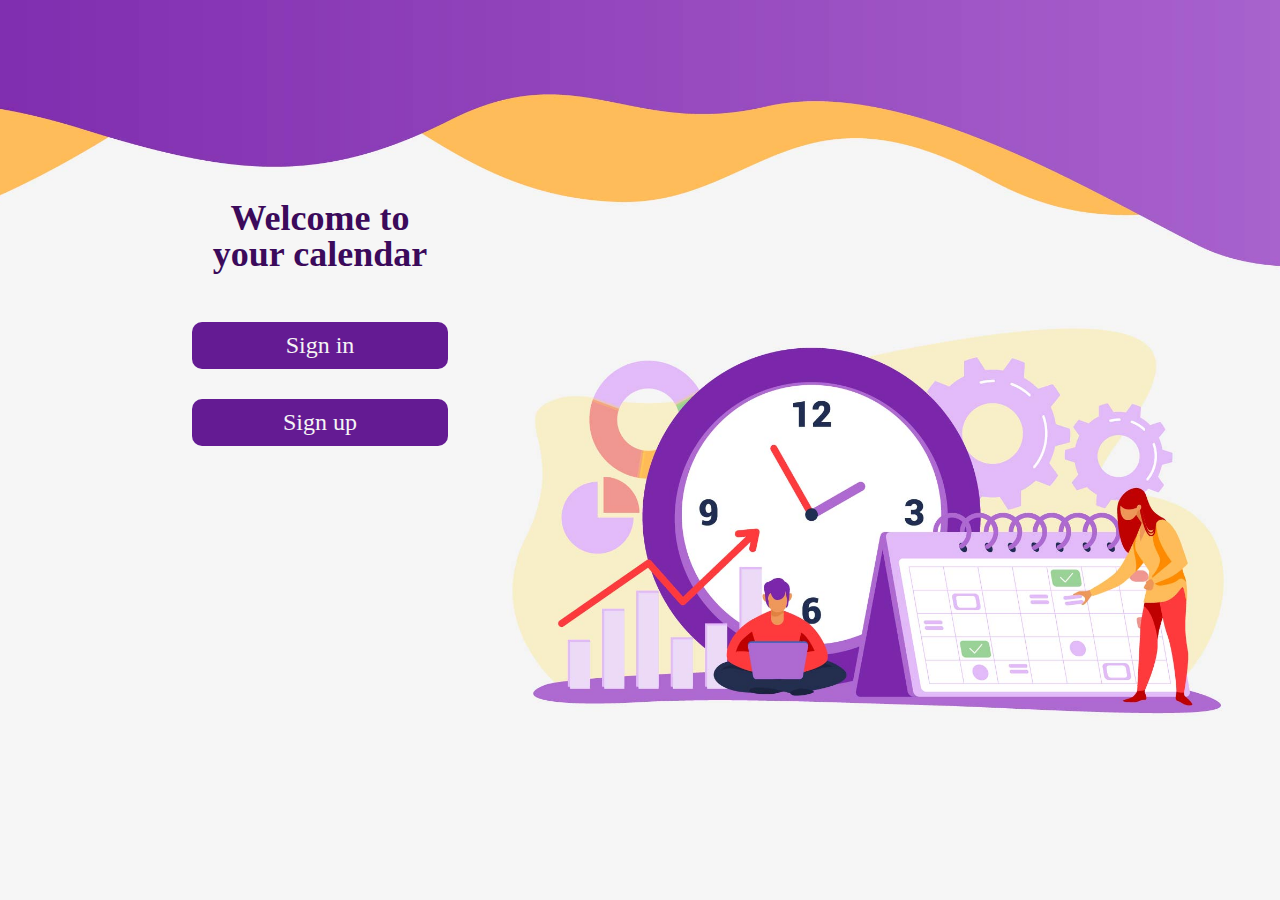
<file: index.html>
<!DOCTYPE html>
<html lang="en">
<head>
    <meta name="viewport" content="width=device-width, initial-scale=1">
    <title>Your calendar</title>
    <link href="https://fonts.googleapis.com/css?family=Baloo+Paaji+2&display=swap" rel="stylesheet">
    <link href="index.css" rel="stylesheet">
</head>
<body>
    <main class="main">
        <h1> Welcome to your calendar</h1>
        <form action="log_in.html">
            <button>Sign in</button>
        </form>
        <form action="register.html">
            <button>Sign up</button>
        </form>
    </main>
    
</body>
</html>
</file>
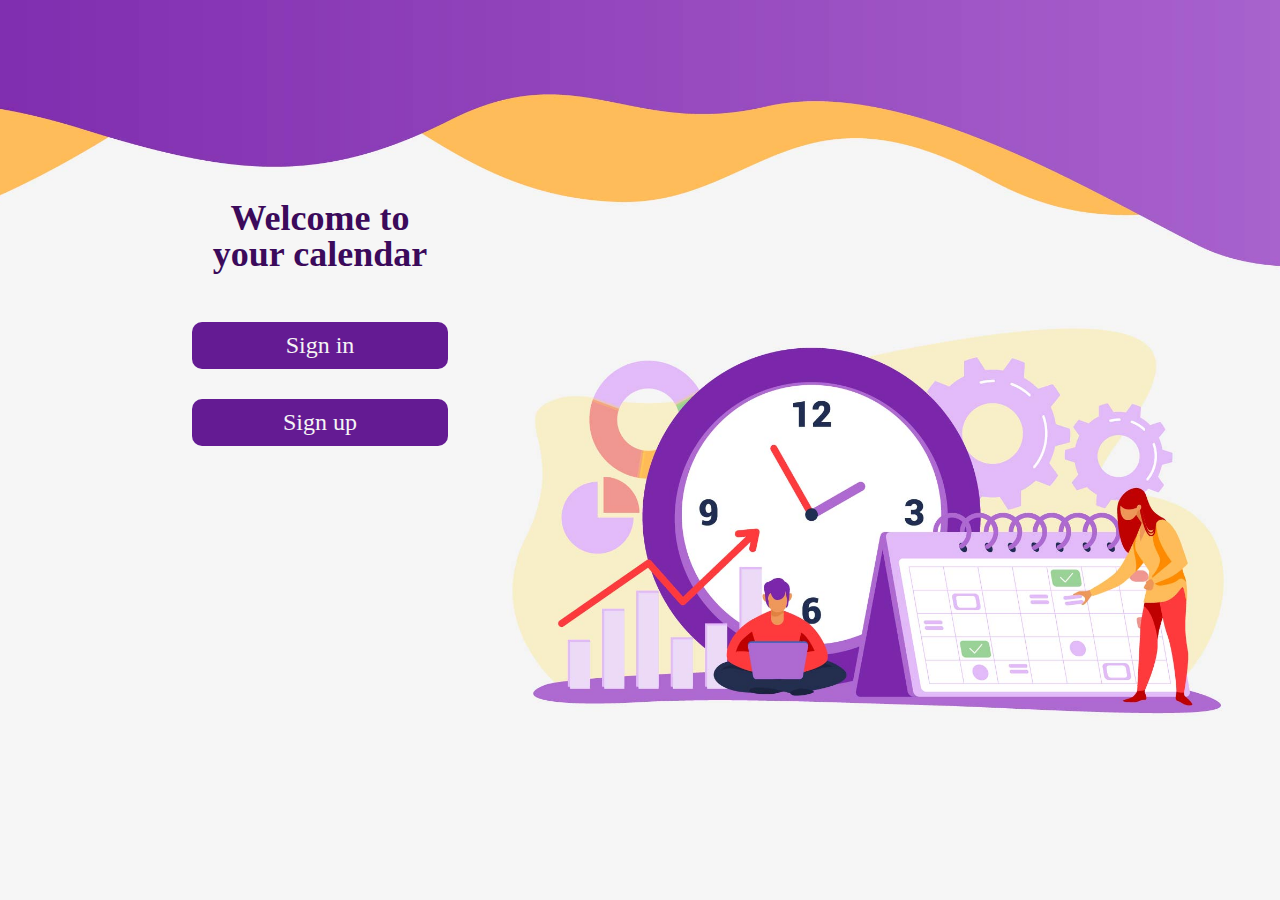
<file: Lab2/UI/index.html>
<!DOCTYPE html>
<html lang="en">
<head>
    <meta name="viewport" content="width=device-width, initial-scale=1">
    <title>Your calendar</title>
    <link href="index.css" rel="stylesheet" type="text/css">
</head>
<body>
    <main class="main">
        <h1> Welcome to your calendar</h1>
        <form action="log_in.html">
            <button>Sign in</button>
        </form>
        <form action="register.html">
            <button>Sign up</button>
        </form>
    </main>
    
</body>
</html>
</file>
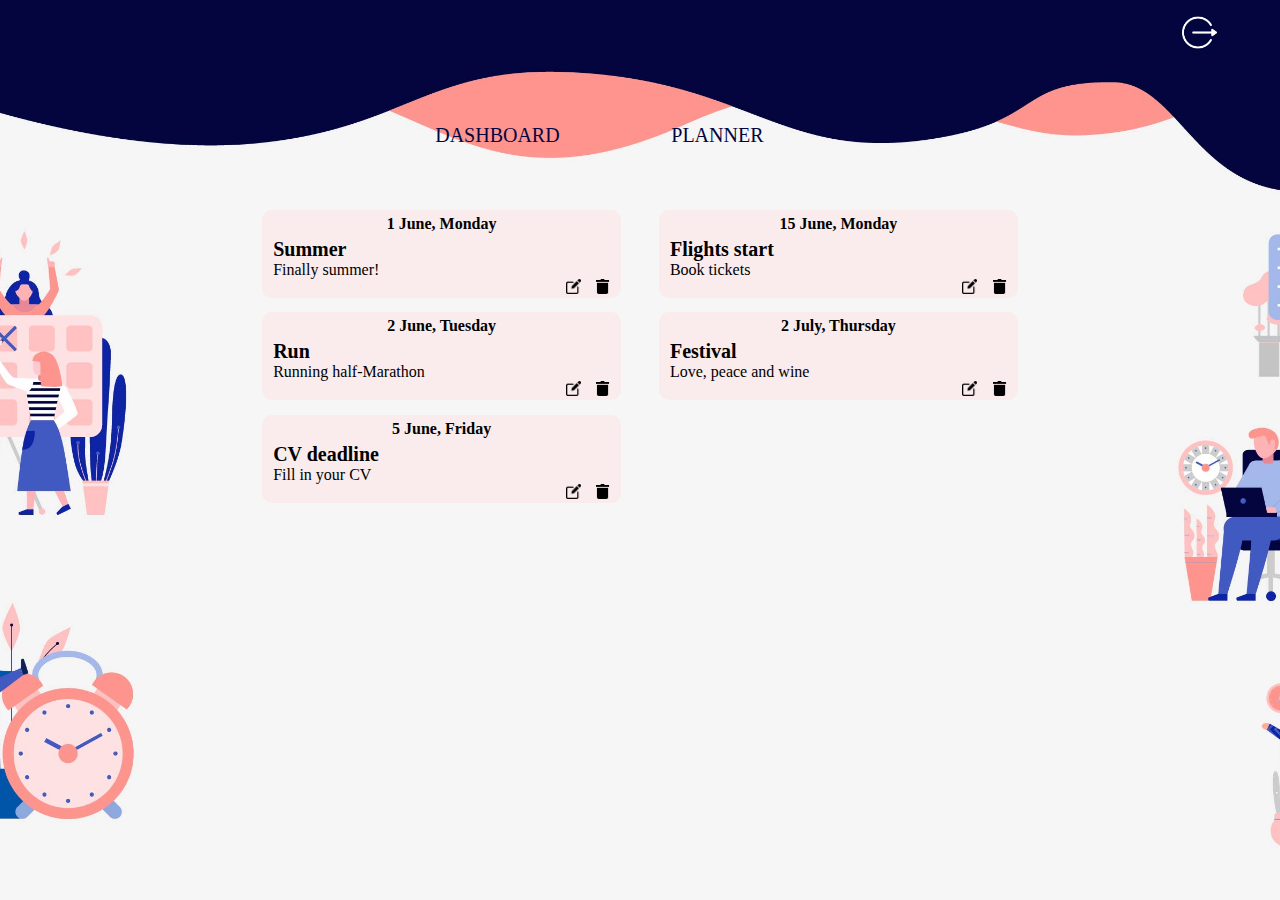
<file: dashboard.html>
<!DOCTYPE html>
<html lang="en">
<head>
    <meta name="viewport" content="width=device-width, initial-scale=1">
    <title>Your calendar</title>
    <link href="dashboard.css" rel="stylesheet">
</head>
<body>
    <header>
        <button class="out" id="rect">
            <a href="index.html"><img src="img/logout.png" alt="out"></a>
        </button>
        <div class="nav">
            <button id="dash">DASHBOARD</button>
            <form action="planning.html">
                <button id="plan">PLANNER</button>
            </form>
        </div>

    </header>
    <main>
        <div class = "main_blocks">
            <div class="your_events">
                <div class="event">
                    <h4 class="date">1 June, Monday</h4>
                    <h4 class="title">Summer</h4>
                    <p>Finally summer!</p>
                    <div class="e_d">
                        <img  src="img/edit.png" alt="edit">
                        <img  src="img/delete.png" alt="delete">
                    </div>
                </div>
                <div class="event">
                    <h4 class="date">2 June, Tuesday</h4>
                    <h4 class="title">Run</h4>
                    <p>Running half-Marathon</p>
                    <div class="e_d">
                        <img  src="img/edit.png" alt="edit">
                        <img  src="img/delete.png" alt="delete">
                    </div>
                </div>
                <div class="event">
                    <h4 class="date">5 June, Friday</h4>
                    <h4 class="title">CV deadline</h4>
                    <p>Fill in your CV</p>
                    <div class="e_d">
                        <img  src="img/edit.png" alt="edit">
                        <img  src="img/delete.png" alt="delete">
                    </div>
                </div>
            </div>
            <div class="attached_events">
                <div class="event">
                    <h4 class="date">15 June, Monday</h4>
                    <h4 class="title">Flights start</h4>
                    <p>Book tickets</p>
                    <div class="e_d">
                        <img  src="img/edit.png" alt="edit">
                        <img  src="img/delete.png" alt="delete">
                    </div>
                </div>
                <div class="event">
                    <h4 class="date">2 July, Thursday</h4>
                    <h4 class="title">Festival</h4>
                    <p>Love, peace and wine</p>
                    <div class="e_d">
                        <img  src="img/edit.png" alt="edit">
                        <img  src="img/delete.png" alt="delete">
                    </div>
                </div>
            </div>
        </div>
    </main>
</body>
</html>
</file>
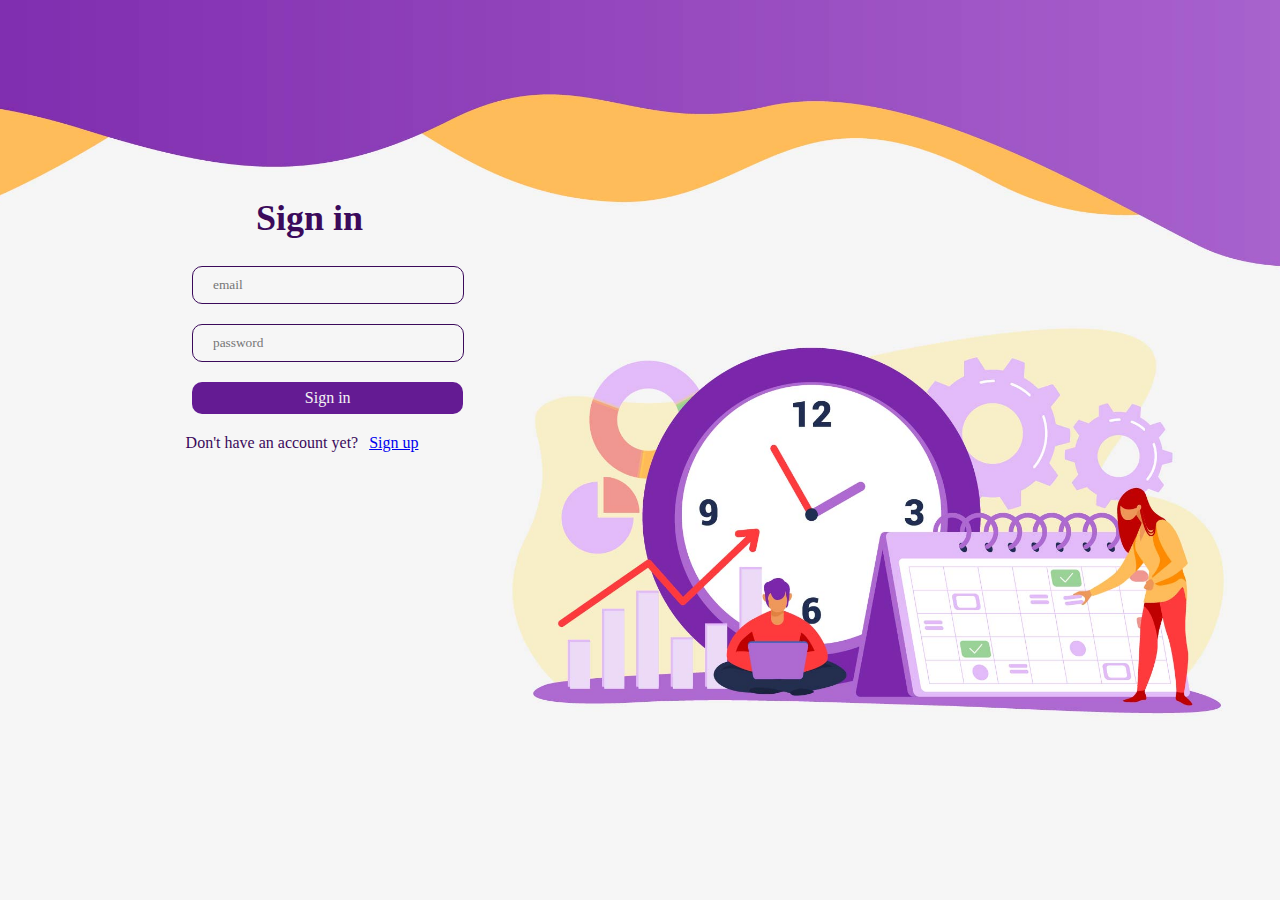
<file: log_in.html>
<!DOCTYPE html>
<html lang="en">
<head>
    <meta name="viewport" content="width=device-width, initial-scale=1">
    <title>Your calendar</title>
    <link href="log_in.css" rel="stylesheet">
</head>
<body>
    <main class="log_in">
        <h2>Sign in</h2>
        <form action="dashboard.html">
            <div class= "form" >
                <input type="email" class="form_control" placeholder="email" required>
            </div>
            <div class="form">
                <input type="password" class="form_control"placeholder="password" required>
            </div>
            <button type="submit">Sign in</button>
        </form>
        <div class="sign_up">
            <p>Don't have an account yet?</p> <a href="register.html">Sign up</a>
        </div>
    </main>
</body>
</html>
</file>
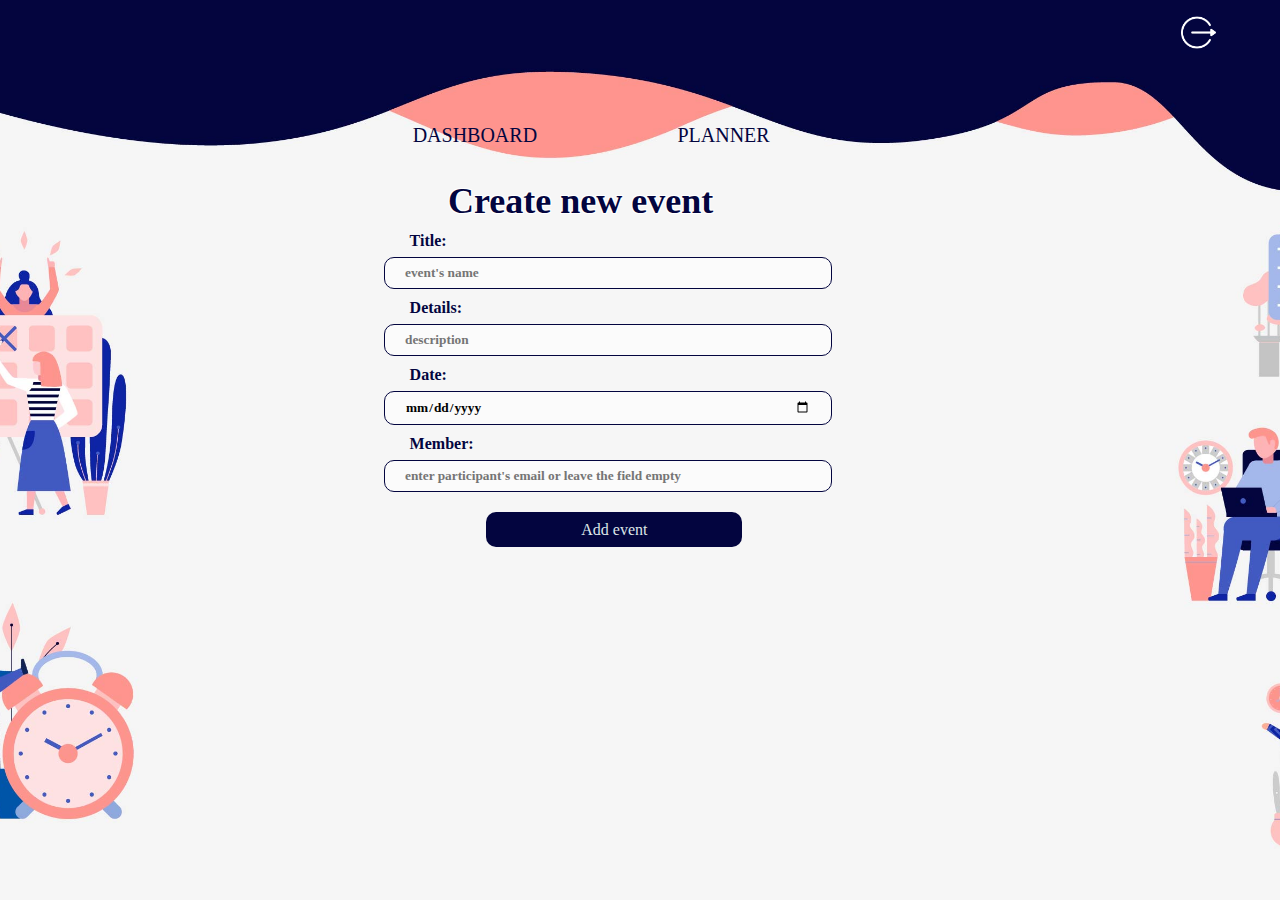
<file: planning.html>
<!DOCTYPE html>
<html lang="en">
<head>
    <meta name="viewport" content="width=device-width, initial-scale=1">
    <title>Your calendar</title>
    <link href="planning.css" rel="stylesheet">
</head>
<body>
    <header>
        <div class="nav">
            <form action="dashboard.html">
                <button id="dash">DASHBOARD</button>
            </form>
            <button id="plan">PLANNER</button>
        </div>
        <div class="out">
            <a href="index.html"><img src="img/logout.png" alt="out"></a>
        </div>
    </header>
    <main>
        <h1>Create new event</h1>
        <form action="dashboard.html">
            <h4>Title:</h4>
            <div class= "form" >
                <input type="text" class="form_control" placeholder="event's name" required>
            </div>
            <h4>Details:</h4>
            <div class= "form" >
                <input type="text" class="form_control" placeholder="description" required>
            </div>
            <h4>Date:</h4>
            <div class= "form" >
                <input type="date" class="form_control" placeholder="choose a date" required>
            </div>
            <h4>Member:</h4>
            <div class="form">
                <input type="text" class="form_control"placeholder="enter participant's email or leave the field empty">
            </div>
            <button type="submit">Add event</button>
        </form>

    </main>
</body>
</html>
</file>
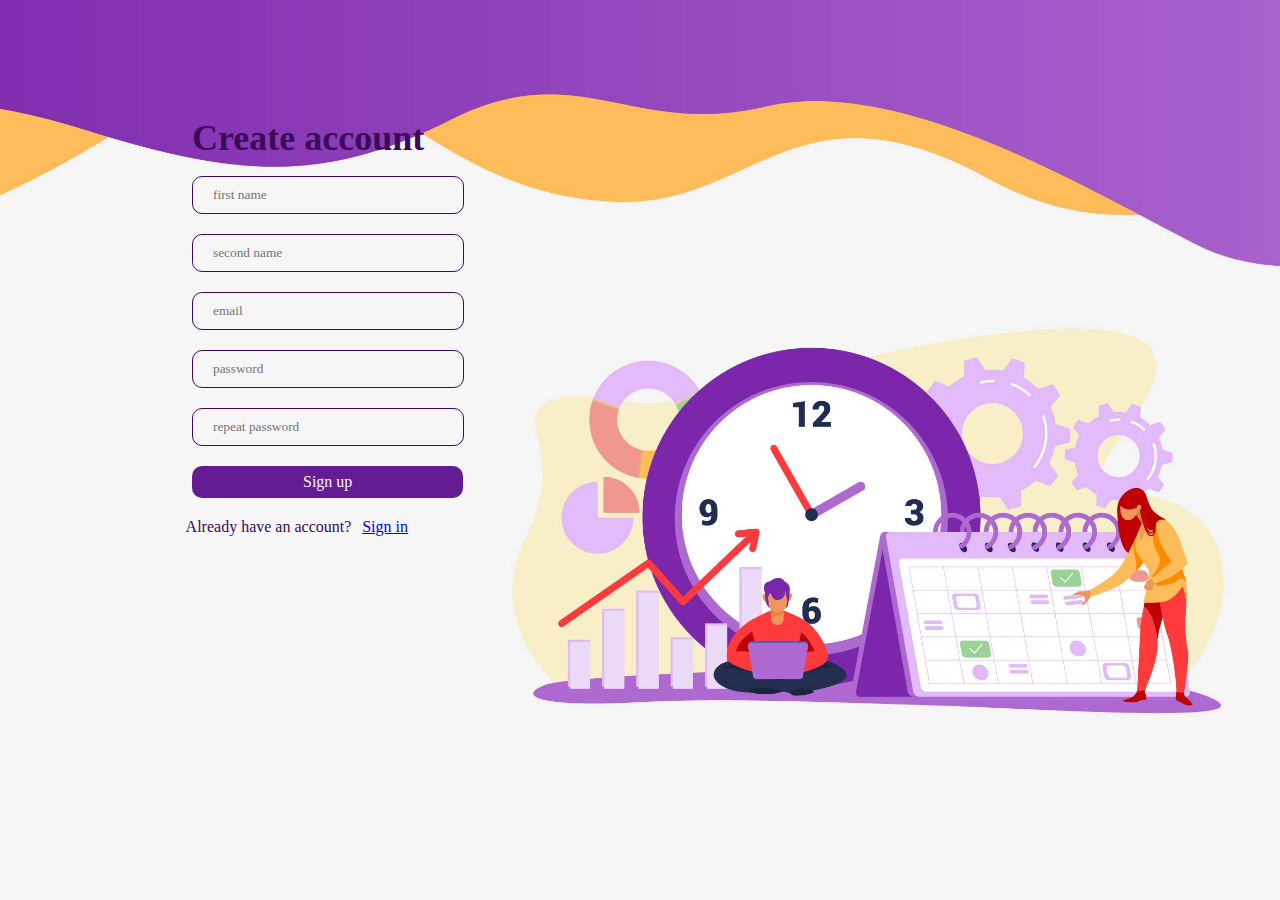
<file: register.html>
<!DOCTYPE html>
<html lang="en">
<head>
    <meta name="viewport" content="width=device-width, initial-scale=1">
    <title>Your calendar</title>
    <link href="https://fonts.googleapis.com/css?family=Baloo+Paaji+2&display=swap" rel="stylesheet">
    <link href="register.css" rel="stylesheet"></title>
</head>
<body>
    <main class="register">
        <h2>Create account</h2>
        <form action="planning.html">
            <div class= "form" >
                <input type="text" class="form_control" placeholder="first name" required>
            </div>
            <div class= "form" >
                <input type="text" class="form_control" placeholder="second name" required>
            </div>
            <div class= "form" >
                <input type="email" class="form_control" placeholder="email" required>
            </div>
            <div class="form">
                <input type="password" class="form_control"placeholder="password" required>
            </div>
            <div class="form">
                <input type="password" class="form_control"placeholder="repeat password" required>
            </div>
            <button type="submit">Sign up</button>
        </form>

        <div class="sign_in">
            <p>Already have an account?</p> <a href="log_in.html">Sign in</a>
        </div>
    </main>
</body>
</html>
</file>
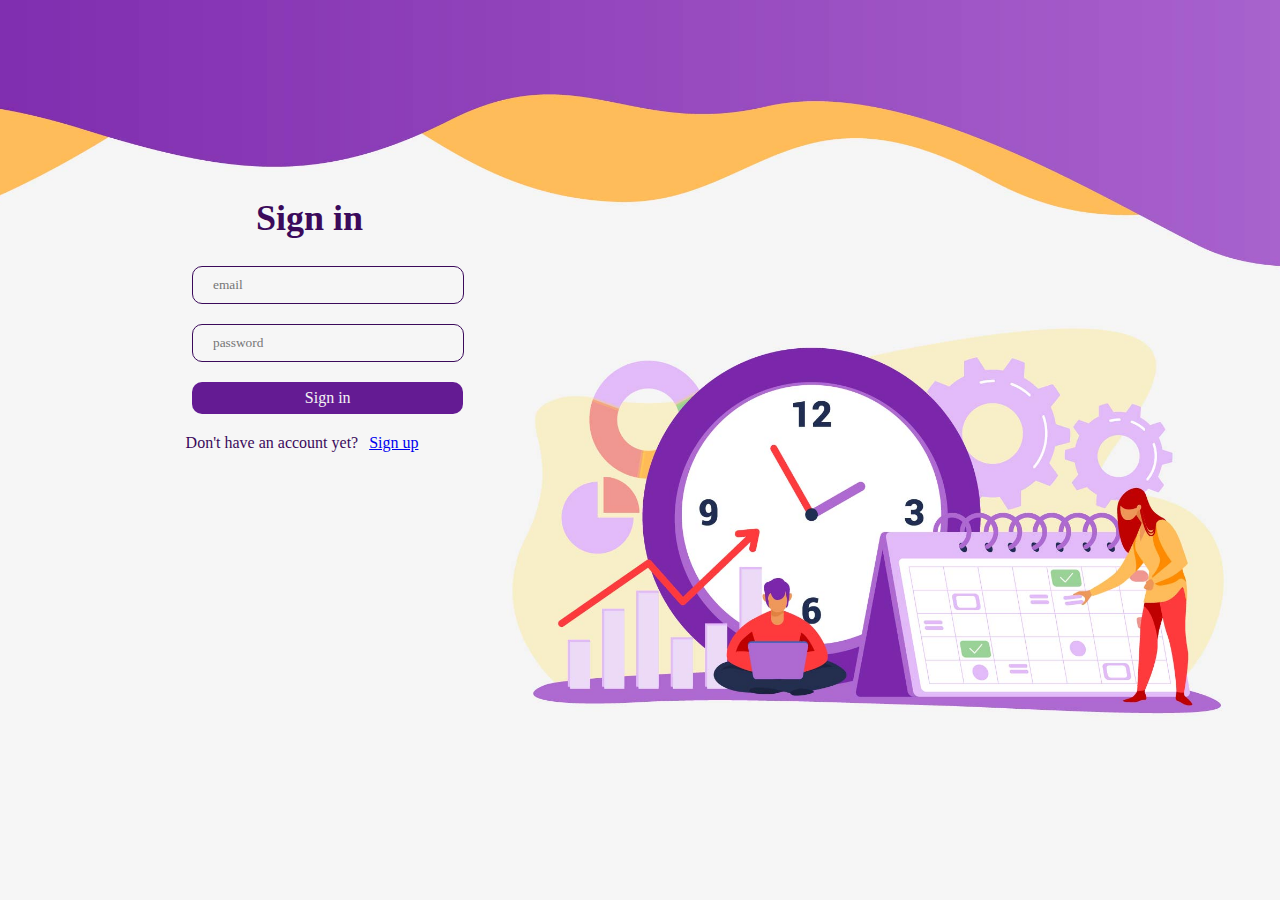
<file: Lab2/UI/log_in.html>
<!DOCTYPE html>
<html lang="en">
<head>
    <meta name="viewport" content="width=device-width, initial-scale=1">
    <title>Your calendar</title>
    <link href="log_in.css" rel="stylesheet">
</head>
<body>
    <main class="log_in">
        <h2>Sign in</h2>
        <form action="dashboard.html">
            <div class= "form" >
                <input type="email" class="form_control" placeholder="email" required>
            </div>
            <div class="form">
                <input type="password" class="form_control"placeholder="password" required>
            </div>
            <button type="submit">Sign in</button>
        </form>
        <div class="sign_up">
            <p>Don't have an account yet?</p> <a href="register.html">Sign up</a>
        </div>
    </main>
</body>
</html>
</file>
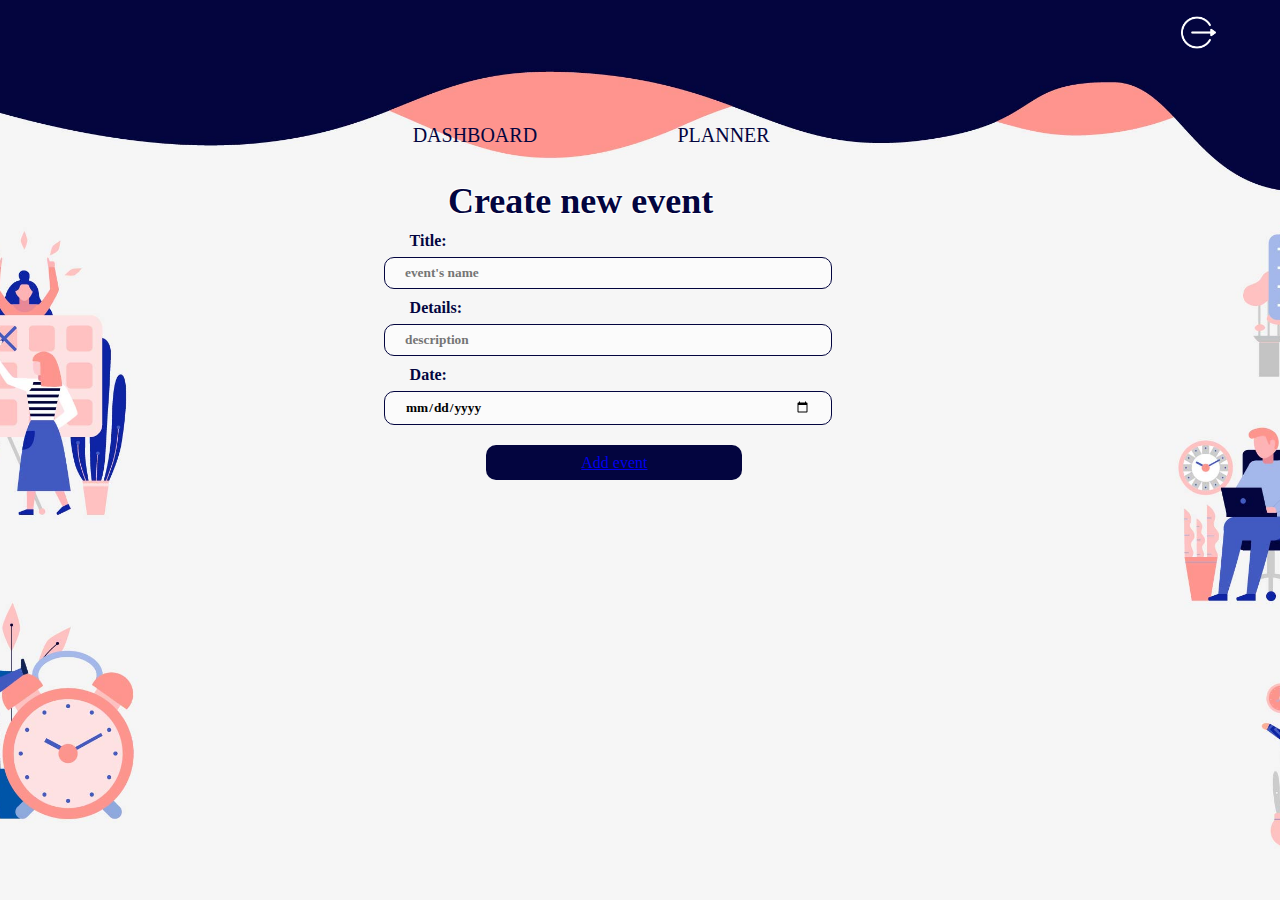
<file: Lab2/UI/planning.html>
<!DOCTYPE html>
<html lang="en">
<head>
    <meta name="viewport" content="width=device-width, initial-scale=1">
    <script src="https://ajax.aspnetcdn.com/ajax/jQuery/jquery-3.3.1.min.js"></script>
    <script
        src="http://code.jquery.com/jquery-3.3.1.min.js"
        integrity="sha256-FgpCb/KJQlLNfOu91ta32o/NMZxltwRo8QtmkMRdAu8="
        crossorigin="anonymous"></script>
    <title>Your calendar</title>
    <link href="planning.css" rel="stylesheet">
    <script>
        let url = 'http://127.0.0.1:8000/events/';
        let submit = document.getElementById('submit');
        let box = document.getElementById("organizer");
        let input = document.getElementById("ajax");

        function addEvent(){

        var xhr = new XMLHttpRequest();
        xhr.open('POST', url);
        xhr.setRequestHeader('Content-Type', 'application/json');
        xhr.onload = function() {
            if (xhr.status === 200 && xhr.readyState === 4) {
                    console.log(data);
                    console.log("success");
            }
            else {
                    console.log("error");
            }
        };
        xhr.send(JSON.stringify({
            "name": $("#title").val(),
            "description": $("#description").val(),
            "date": $("#date").val()
        }));
        console.log('Event added')
        alert("Successful!")
        }
    </script>
</head>
<body>
    <header>
        <div class="nav">
            <form action="dashboard.html">
                <button id="dash">DASHBOARD</button>
            </form>
            <button id="plan">PLANNER</button>
        </div>
        <div class="out">
            <a href="index.html"><img src="img/logout.png" alt="out"></a>
        </div>
    </header>
    <main>
        <div id="add-event1">
        <div id="formContent">
        <h1>Create new event</h1>
        <form id="event_form" method="post">
            <h4>Title:</h4>
            <div class= "form" >
                <input type="text" class="form_control" id="title" placeholder="event's name" required>
            </div>
            <h4>Details:</h4>
            <div class= "form" >
                <input type="text" class="form_control" id="description" placeholder="description" required>
            </div>
            <h4>Date:</h4>
            <div class= "form" >
                <input type="date" class="form_control" id="date" placeholder="choose a date" required>
            </div>
            <button type="submit" name="Submit" onclick="addEvent()" value="Create Event" ><a href="http://127.0.0.1:5500/dashboard.html?">Add event</a></button>
        </form>
        </div></div>
    </main>
</body>
</html>
</file>
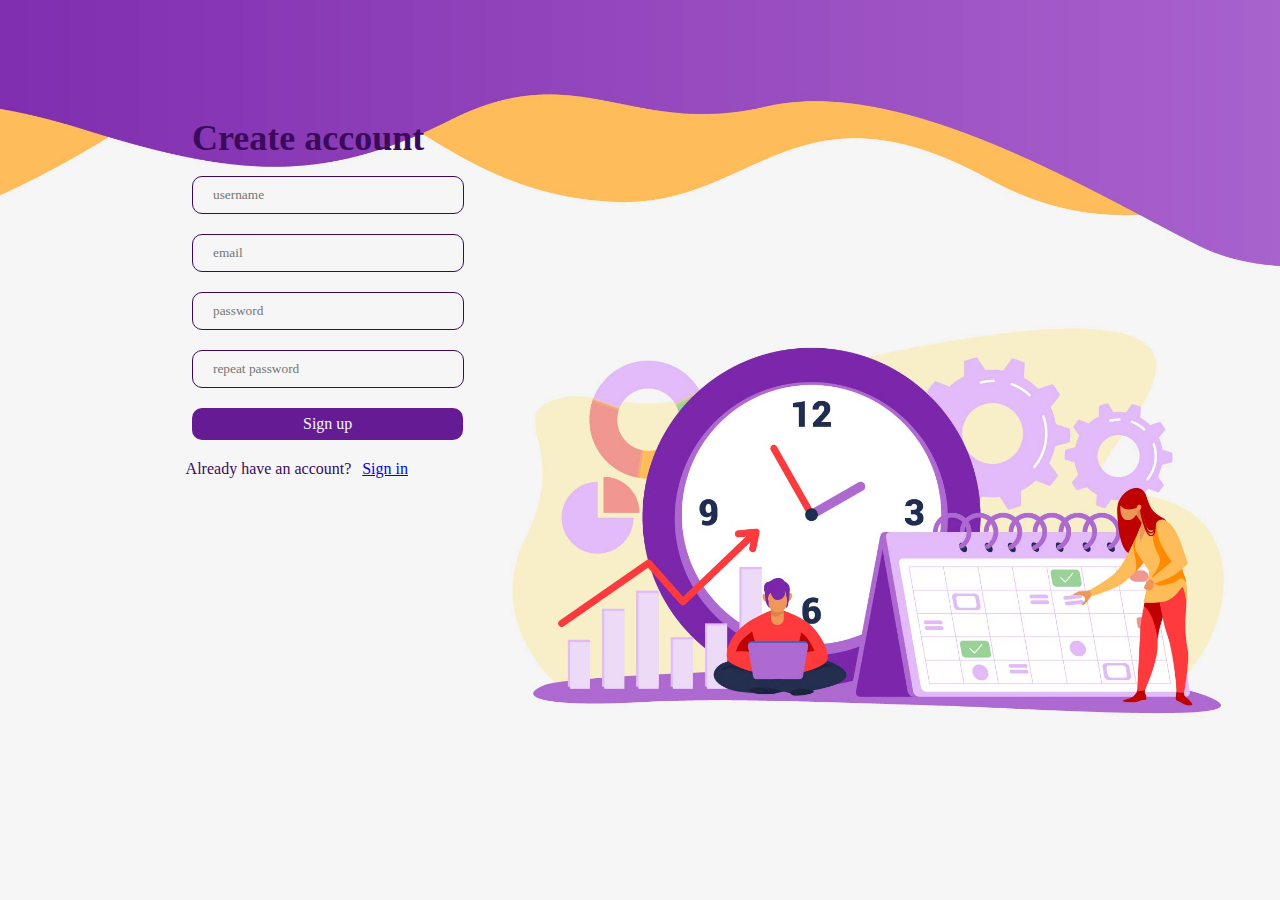
<file: Lab2/UI/register.html>
<!DOCTYPE html>
<html lang="en">
<head>
    <meta name="viewport" content="width=device-width, initial-scale=1">
    <title>Your calendar</title>
    <link href="register.css" rel="stylesheet"></title>
</head>
<body>
    <main class="register">
        <h2>Create account</h2>
        <form action="planning.html">
            <div class= "form" >
                <input type="text" class="form_control" placeholder="username" id="username" required>
            </div>
            <div class= "form" >
                <input type="email" class="form_control" placeholder="email" id="email" required>
            </div>
            <div class="form">
                <input type="password" class="form_control"placeholder="password" id="password" required>
            </div>
            <div class="form">
                <input type="password" class="form_control"placeholder="repeat password" id="password2" required>
            </div>
            <button type="submit" onclick="validateForm()">Sign up</button>
        </form>

        <div class="sign_in">
            <p>Already have an account?</p> <a href="log_in.html">Sign in</a>
        </div>
    </main>
</body>
</html>
</file>
<file: index.css>
@import url('https://fonts.googleapis.com/css?family=exo');

*{
    margin: 0;
    padding: 0;
}
body{
    font-family: 'Montserrat Light', serif;
    width: 100%;
    background-image:url(img/first.jpg);
    background-size: cover;
    background-position: center center;
    background-repeat: no-repeat;
    background-attachment: fixed;

}

.main h1{
    margin-top: 200px;
    margin-left: 15%;
    width: 20%;
    font-size: 36px;
    line-height: 36px;
    display: flex;
    align-items: center;
    text-align: center;
    color: #3b0a5b;
    margin-bottom: 50px;
}

.main button{
    display: block;
    margin-top: 30px;
    margin-left: 15%;
    padding: 10px ;
    width: 20%;
    border-radius: 10px;
    border: none;
    outline: none;
    background: #641b93;
    /*background-opacity: 40%;*/
    font-family: 'Montserrat Light', serif;
    font-size: 24px;
    align-items: center;
    text-align: center;
    color: #f5f5f5;
}

button:hover{
    background: #9d74b5;
    color: white;
    cursor: pointer;
    transition-duration: 0.7s;
}

button:active{
    position:relative;
    cursor: pointer;
}

@media screen and (max-width: 800px){
    body{
        background-image:url(img/reg_ipad.jpg);
    }

    *, *:after, *:before {
        box-sizing: border-box;
        padding: 0;
        margin: 0;
        transition: .5s ease-in-out;
    }

    .main h1{
        font-size: 36px;
        margin-left: 20%;
        margin-top: 65%;
        width: 80%;
    }
    .main button{
        margin-left: 10%;
        width: 80%;
    }
}

@media screen and (max-width: 450px){
    body{
        background-image:url(img/reg_mob.jpg);
    }
    *, *:after, *:before {
        box-sizing: border-box;
        padding: 0;
        margin: 0;
        transition: .5s ease-in-out;
    }

    .main h1{
        margin-top: 70%;
        font-size: 36px;
        widht: 80%;
        margin-left: 10%;
        line-height: 36px;
    }

    .main button{
        width: 70%;
        margin-left: 15%;
    }
}
</file>
<file: Lab2/UI/index.css>
@import url('https://fonts.googleapis.com/css?family=exo');

*{
    margin: 0;
    padding: 0;
}
body{
    font-family: 'Montserrat Light', serif;
    width: 100%;
    background-image:url(img/first.jpg);
    background-size: cover;
    background-position: center center;
    background-repeat: no-repeat;
    background-attachment: fixed;

}

.main h1{
    margin-top: 200px;
    margin-left: 15%;
    width: 20%;
    font-size: 36px;
    line-height: 36px;
    display: flex;
    align-items: center;
    text-align: center;
    color: #3b0a5b;
    margin-bottom: 50px;
}

.main button{
    display: block;
    margin-top: 30px;
    margin-left: 15%;
    padding: 10px ;
    width: 20%;
    border-radius: 10px;
    border: none;
    outline: none;
    background: #641b93;
    /*background-opacity: 40%;*/
    font-family: 'Montserrat Light', serif;
    font-size: 24px;
    align-items: center;
    text-align: center;
    color: #f5f5f5;
}

button:hover{
    background: #9d74b5;
    color: white;
    cursor: pointer;
    transition-duration: 0.7s;
}

button:active{
    position:relative;
    cursor: pointer;
}

@media screen and (max-width: 800px){
    body{
        background-image:url(img/reg_ipad.jpg);
    }

    *, *:after, *:before {
        box-sizing: border-box;
        padding: 0;
        margin: 0;
        transition: .5s ease-in-out;
    }

    .main h1{
        font-size: 36px;
        margin-left: 20%;
        margin-top: 65%;
        width: 80%;
    }
    .main button{
        margin-left: 10%;
        width: 80%;
    }
}

@media screen and (max-width: 450px){
    body{
        background-image:url(img/reg_mob.jpg);
    }
    *, *:after, *:before {
        box-sizing: border-box;
        padding: 0;
        margin: 0;
        transition: .5s ease-in-out;
    }

    .main h1{
        margin-top: 70%;
        font-size: 36px;
        widht: 80%;
        margin-left: 10%;
        line-height: 36px;
    }

    .main button{
        width: 70%;
        margin-left: 15%;
    }
}
</file>
<file: dashboard.css>
*{
    margin: 0;
    padding: 0;
}
body{
    font-family: 'Montserrat Light', serif;
    width: 100%;
    background-image:url(img/planner2.jpg);
    background-size: cover;
    background-position: center center;
    background-repeat: no-repeat;
    background-attachment: fixed;
    padding-bottom: 5%;
}

.nav{
    margin-top: 100px;
    margin-left: 30%;
    display: flex;
    width: 40%;
}

.nav button{
    margin-left: 10%;
    margin-right: 20%;
    height: 70px;
    outline: none;
    background: none;
    font-family: 'Montserrat Light', serif;
    font-size: 20px;
    align-items: center;
    text-align: center;
    color: #03053f;
}

#dash{
    font-family: 'Montserrat SemiBold', serif;
    border: none;
    border-bottom: 3px #03053f;
}

#plan{
    border: none;
}

#plan:hover{
    color: gainsboro;
    cursor: pointer;
    transition-duration: 0.5s;
}

.out img{
    width: 35px;
    height: 35px;
}

.out{
    top: 15px;
    position: absolute;
    right: 5%;
    color: #03053f;
    background-color: #03053f;
    border: none;
    outline: none;
}
main h1{
    margin-top: 20px;
    margin-left: 8%;
    font-size: 40px;
    font-weight: bold;
    text-shadow:  white 1px 1px 0, #ffffff -1px -1px 0,
                  #ffffff -1px 1px 0, white 1px -1px 0;
}

.main_blocks{
    display: flex;
    justify-content: center;
    flex-wrap: wrap;
    /*margin-left: 8%;*/
}

.your_events{
    margin-top: 2%;
    width: 28%;
}

.attached_events{
    margin-top: 2%;
    width: 28%;
    margin-left: 3%;
}

.your_events h3, .attached_events h3{
    font-weight: bold;
    font-size: 25px;
    text-shadow:  white 0.5px 0.5px 0, #ffffff -0.5px -0.5px 0,
    #ffffff -0.5px 0.5px 0, white 0.5px -0.5px 0;
}

.your_events img, .attached_events img{
    width: 15px;
    height: 15px;
}

.event{
    margin-top: 4%;
    background: rgba(254, 225, 227, 0.5);
    border-radius: 10px ;
    transition: 200ms ease-in-out;
}
.event:hover {
    -webkit-box-shadow: 0 0 5px rgba(0,0,0,0.7);
    box-shadow: 0 0 5px rgba(0,0,0,0.7);
}

.event h4, p, img{
    margin-left: 3%;
}

.date{
    margin-right: 3%;
    padding: 5px;
    font-size: 16px;
    text-align: center;
    color: #000000;
}

.title{
    font-size: 20px;
    padding-top: 0;
}

.e_d{
    margin-right: 3% ;
    text-align: right;
}


@media screen and (max-width: 900px){
    *, *:after, *:before {
        box-sizing: border-box;
        padding: 0;
        margin: 0;
        transition: .5s ease-in-out;
    }

    .main_blocks{
        display: block;
        margin-left: 20%;
    }

    .your_events, .attached_events{
        width: 70%;
        margin-left: 0;
    }

    .nav{
        width: 20%;
    }
}

@media screen and (max-width: 675px){
    *, *:after, *:before {
        box-sizing: border-box;
        padding: 0;
        margin: 0;
        transition: .5s ease-in-out;
    }

    header{
        height: 60px;
    }

    .icon_img{
        width: 25px ;
        height: 25px;
    }

    .icon h3{
        color: #ffffff;
        margin-left: 1.5%;
        font-size: 15px;
    }

    .nav{
        margin-left: 15%;
        display: flex;
        width: 40%;
    }

    .nav button{
        height: 60px;
        font-size: 15px;
    }

    .out img{
        width: 25px;
        height: 25px;

    }
    .your_events, .attached_events{
        width: 90%;
        margin-left: 0;
    }

}

@media screen and (max-width: 450px){
    *, *:after, *:before {
        box-sizing: border-box;
        padding: 0;
        margin: 0;
        transition: .5s ease-in-out;
    }

    .nav{
        margin-left: 5%;
        display: flex;
        width: 40%;
    }
    .main_blocks{
        margin-left: 10%;
    }
}
</file>
<file: log_in.css>
*{
    margin: 0;
    padding: 0;
}
body{
    font-family: 'Montserrat Light', serif;
    width: 100%;
    background-image:url(img/first.jpg);
    background-size: cover;
    background-position: center center;
    background-repeat: no-repeat;
    background-attachment: fixed;
}

.log_in h2{
    margin-top: 200px;
    margin-left: 20%;
    width: 20%;
    font-size: 36px;
    line-height: 36px;
    display: flex;
    align-items: center;
    text-align: center;
    color: #3b0a5b;
    margin-bottom: 30px;
}

.form{
    display: block;
    margin-top: 20px;
    margin-left: 15%;
}

.form_control{
    padding: 10px 20px ;
    width: 25%;
    border: 1px solid #3b0a5b;
    box-sizing: border-box;
    border-radius: 10px;
    background-color: transparent;
    outline: none;
    font-family: 'Montserrat Light', serif;
}

.log_in button{
    margin-top: 20px;
    margin-left: 15%;
    padding: 7px;
    width: 21.2%;
    border-radius: 10px;
    border: none;
    outline: none;
    background: #641b93;
    font-family: 'Montserrat Light', serif;
    /*font-weight: bold;*/
    font-size: 16px;
    align-items: center;
    text-align: center;
    color: #f5f5f5;
}
button:hover{
    background:  #9d74b5;
    color: white;
    cursor: pointer;
    transition-duration: 0.7s;
}

button:active{
    position:relative;
    cursor: pointer;
}

.sign_up{
    display: flex;;
    margin-left: 14.5%;
    font-size: 16px;
    color: #3b0a5b;
}

.sign_up p{
    margin-top: 20px;
    margin-right: 1%;
}

.sign_up a{
    margin-top: 20px;
    font-size: 16px;
}

@media screen and (max-width: 900px) {
    body{
        background-image:url(img/reg_ipad.jpg);
    }
    *, *:after, *:before {
        box-sizing: border-box;
        padding: 0;
        margin: 0;
        transition: .5s ease-in-out;
    }
    .log_in h2{
        margin-top: 70%;
        font-size: 36px;
        margin-left: 40%;
        width: 20%;
    }
    .form_control{
        width: 80%;
    }
    .log_in button{
        width: 40%;
        margin-left: 30%;
    }
    .sign_up{
        display: flex;
        margin-left: 32%;
        font-size: 16px;
        color: #3b0a5b;
    }
}

@media screen and (max-width: 450px) {
    *, *:after, *:before {
        box-sizing: border-box;
        padding: 0;
        margin: 0;
        transition: .5s ease-in-out;
    }

    .log_in h2{
        font-size: 36px;
        margin-left: 33%;
        margin-top: 370px;
        width: 40%;
    }

    .form_control{
        width: 80%;
    }


    .log_in button{
        width: 40%;
        margin-left: 30%;
    }
    .sign_up{
        display: flex;
        margin-left: 13%;
        font-size: 16px;
        color: #3b0a5b;
    }
}
</file>
<file: planning.css>
*{
    margin: 0;
    padding: 0;
}
body{
    font-family: 'Montserrat Light', serif;
    color: #03053f;
    width: 100%;
    background-image:url(img/planner2.jpg);
    background-size: cover;
    background-position: center center;
    background-repeat: no-repeat;
    background-attachment: fixed;
}

.nav{
    margin-top: 100px;
    margin-left: 30%;
    display: flex;
    width: 40%;
}

.nav button{
    margin-left: 23%;
    margin-right: 20%;
    height: 70px;
    outline: none;
    background: none;
    font-family: 'Montserrat Light', serif;
    font-size: 20px;
    align-items: center;
    text-align: center;
    color: #03053f;
}

#dash{
    border: none;
}

#plan{
    font-family: 'Montserrat SemiBold', serif;
    border: none;
    border-bottom: 3px #03053f;
    padding-left: 10%;
}

#dash:hover{
    color: gainsboro;
    cursor: pointer;
    transition-duration: 0.5s;
}

.out img{
    width: 35px;
    height: 35px;
}

.out{
    top: 15px;
    position: absolute;
    right: 5%;
    color: #03053f;
    background-color: #03053f;
    border: none;
    outline: none;
}
main h1{
    margin-top: 10px;
    margin-left: 35%;
    font-size: 36px;
    text-shadow:  white 1px 1px 0, #ffffff -1px -1px 0,
    #ffffff -1px 1px 0, white 1px -1px 0;
}

main h4{
    margin-left: 32%;
    font-size: 16px;
    margin-top: 10px;
}

.form{
    display: block;
    margin-top: 7px;
    margin-left: 30%;
}

.form_control{
    padding: 7px 20px ;
    width: 50%;
    border: 1px solid #03053f;
    box-sizing: border-box;
    border-radius: 10px;
    background: rgba(255, 255, 255, 0.5);
    outline: none;
    font-family: 'Montserrat Light', serif;
    font-weight: bold;
}

main button{
    margin-top: 20px;
    margin-left: 38%;
    padding: 3px;
    width: 20%;
    height: 35px;
    border-radius: 10px;
    border: none;
    outline: none;
    background: #03053f ;
    font-family: 'Montserrat Light', serif;
    font-size: 16px;
    align-items: center;
    text-align: center;
    color: #DDE5E8;
}
main button:hover{
    background: #a4b8ea;
    color: white;
    cursor: pointer;
    transition-duration: 0.7s;
}

main button:active{
    position:relative;
    cursor: pointer;
}


@media screen and (max-width: 800px){
    *, *:after, *:before {
        box-sizing: border-box;
        padding: 0;
        margin: 0;
        transition: .5s ease-in-out;
    }

    main h1{
        margin-left: 30%;
        font-size: 37px ;
    }

    main h4 {
        margin-left: 33%;
        font-size: 20px;
    }

    .form{
        margin-left: 25%;
    }

    .form_control{
        width: 75%;
    }

    header{
        margin-top: 30px;
        height: 60px;
    }

    .icon_img{
        width: 25px ;
        height: 25px;
    }

    .icon h3{
        color: #ffffff;
        margin-left: 1.5%;
        font-size: 15px;
    }

    .nav{
        margin-left: 15%;
        display: flex;
        width: 40%;
    }

    .nav button{
        height: 60px;
        font-size: 15px;
    }

    .out img{
        width: 25px;
        height: 25px;

    }

    main button{
        width: 35%;
        margin-left: 35%;
    }

}

@media screen and (max-width: 450px){
    *, *:after, *:before {
        box-sizing: border-box;
        padding: 0;
        margin: 0;
        transition: .5s ease-in-out;
    }

    main h1{
        margin-top: 55px;
        margin-left: 20%;
        font-size: 30px ;
    }

    main h4 {
        margin-left: 25%;
        font-size: 15px;
    }

    .form{
        margin-left: 20%;
    }

    .form_control{
        width: 80%;
    }

    .nav{
        margin-left: 5%;
        display: flex;
        width: 40%;
    }
    main button{
        font-size: 17px;
    }


}
</file>
<file: register.css>
*{
    margin: 0;
    padding: 0;
}
body{
    font-family: 'Montserrat Light', serif;
    width: 100%;
    background-image:url(img/first.jpg);
    background-size: cover;
    background-position: center center;
    background-repeat: no-repeat;
    background-attachment: fixed;
}

.register h2{
    margin-top: 120px;
    margin-left: 15%;
    width: 30%;
    font-size: 36px;
    line-height: 36px;
    display: flex;
    align-items: center;
    text-align: center;
    color: #3b0a5b;
    margin-bottom: 20px;
}

.form{
    display: block;
    margin-top: 20px;
    margin-left: 15%;
}

.form_control{
    padding: 10px 20px ;
    width: 25%;
    border: 1px solid #3b0a5b;
    box-sizing: border-box;
    border-radius: 10px;
    background-color: transparent;
    outline: none;
    font-family: 'Montserrat Light', serif;
}
.register button{
    margin-top: 20px;
    margin-left: 15%;
    padding: 7px;
    width: 21.2%;
    border-radius: 10px;
    border: none;
    outline: none;
    background: #641b93;
    font-family: 'Montserrat Light', serif;
    font-size: 16px;
    align-items: center;
    text-align: center;
    color: #f5f5f5;
}
button:hover{
    background:  #9d74b5;
    color: white;
    cursor: pointer;
    transition-duration: 0.7s;
}

button:active{
    position:relative;
    cursor: pointer;
}
.sign_in{
    display: flex;;
    margin-left: 14.5%;
    font-size: 16px;
    color: #3b0a5b;
}

.sign_in p{
    margin-top: 20px;
    margin-right: 1%;
}

.sign_in a{
    margin-top: 20px;
    font-size: 16px;
}


@media screen and (max-width: 900px) {
    body{
        background-image:url(img/reg_ipad.jpg);
    }
    *, *:after, *:before {
        box-sizing: border-box;
        padding: 0;
        margin: 0;
        transition: .5s ease-in-out;
    }

    .register h2{
        margin-top: 65%;
        font-size: 36px;
        margin-left: 30%;
        width: 40%;
        line-height: 60px;
    }

    .form_control{
        width: 60%;
        margin-left: 10%;
    }

    .register button{
        width: 40%;
        margin-left: 28%;
    }

    .sign_in{
        margin-left: 30%;
    }

}
@media screen and (max-width: 450px) {
    body{
        background-image:url(img/reg_mob.jpg);
    }
    *, *:after, *:before {
        box-sizing: border-box;
        padding: 0;
        margin: 0;
        transition: .5s ease-in-out;
    }
    .register h2{
        font-size: 36px;
        margin-left: 15%;
        width: 80%;
        line-height: 36px;
    }
    .form{
        margin-left: 0;
    }
    .form_control {
        width: 80%;
    }

    .register button {
        width: 40%;
        margin-left: 30%;
    }

    .sign_in {
        margin-left: 18%;
    }
}
</file>
<file: Lab2/UI/log_in.css>
*{
    margin: 0;
    padding: 0;
}
body{
    font-family: 'Montserrat Light', serif;
    width: 100%;
    background-image:url(img/first.jpg);
    background-size: cover;
    background-position: center center;
    background-repeat: no-repeat;
    background-attachment: fixed;
}

.log_in h2{
    margin-top: 200px;
    margin-left: 20%;
    width: 20%;
    font-size: 36px;
    line-height: 36px;
    display: flex;
    align-items: center;
    text-align: center;
    color: #3b0a5b;
    margin-bottom: 30px;
}

.form{
    display: block;
    margin-top: 20px;
    margin-left: 15%;
}

.form_control{
    padding: 10px 20px ;
    width: 25%;
    border: 1px solid #3b0a5b;
    box-sizing: border-box;
    border-radius: 10px;
    background-color: transparent;
    outline: none;
    font-family: 'Montserrat Light', serif;
}

.log_in button{
    margin-top: 20px;
    margin-left: 15%;
    padding: 7px;
    width: 21.2%;
    border-radius: 10px;
    border: none;
    outline: none;
    background: #641b93;
    font-family: 'Montserrat Light', serif;
    /*font-weight: bold;*/
    font-size: 16px;
    align-items: center;
    text-align: center;
    color: #f5f5f5;
}
button:hover{
    background:  #9d74b5;
    color: white;
    cursor: pointer;
    transition-duration: 0.7s;
}

button:active{
    position:relative;
    cursor: pointer;
}

.sign_up{
    display: flex;;
    margin-left: 14.5%;
    font-size: 16px;
    color: #3b0a5b;
}

.sign_up p{
    margin-top: 20px;
    margin-right: 1%;
}

.sign_up a{
    margin-top: 20px;
    font-size: 16px;
}

@media screen and (max-width: 900px) {
    body{
        background-image:url(img/reg_ipad.jpg);
    }
    *, *:after, *:before {
        box-sizing: border-box;
        padding: 0;
        margin: 0;
        transition: .5s ease-in-out;
    }
    .log_in h2{
        margin-top: 70%;
        font-size: 36px;
        margin-left: 40%;
        width: 20%;
    }
    .form_control{
        width: 80%;
    }
    .log_in button{
        width: 40%;
        margin-left: 30%;
    }
    .sign_up{
        display: flex;
        margin-left: 32%;
        font-size: 16px;
        color: #3b0a5b;
    }
}

@media screen and (max-width: 450px) {
    *, *:after, *:before {
        box-sizing: border-box;
        padding: 0;
        margin: 0;
        transition: .5s ease-in-out;
    }

    .log_in h2{
        font-size: 36px;
        margin-left: 33%;
        margin-top: 370px;
        width: 40%;
    }

    .form_control{
        width: 80%;
    }


    .log_in button{
        width: 40%;
        margin-left: 30%;
    }
    .sign_up{
        display: flex;
        margin-left: 13%;
        font-size: 16px;
        color: #3b0a5b;
    }
}
</file>
<file: Lab2/UI/planning.css>
*{
    margin: 0;
    padding: 0;
}
body{
    font-family: 'Montserrat Light', serif;
    color: #03053f;
    width: 100%;
    background-image:url(img/planner2.jpg);
    background-size: cover;
    background-position: center center;
    background-repeat: no-repeat;
    background-attachment: fixed;
}

.nav{
    margin-top: 100px;
    margin-left: 30%;
    display: flex;
    width: 40%;
}

.nav button{
    margin-left: 23%;
    margin-right: 20%;
    height: 70px;
    outline: none;
    background: none;
    font-family: 'Montserrat Light', serif;
    font-size: 20px;
    align-items: center;
    text-align: center;
    color: #03053f;
}

#dash{
    border: none;
}

#plan{
    font-family: 'Montserrat SemiBold', serif;
    border: none;
    border-bottom: 3px #03053f;
    padding-left: 10%;
}

#dash:hover{
    color: gainsboro;
    cursor: pointer;
    transition-duration: 0.5s;
}

.out img{
    width: 35px;
    height: 35px;
}

.out{
    top: 15px;
    position: absolute;
    right: 5%;
    color: #03053f;
    background-color: #03053f;
    border: none;
    outline: none;
}
main h1{
    margin-top: 10px;
    margin-left: 35%;
    font-size: 36px;
    text-shadow:  white 1px 1px 0, #ffffff -1px -1px 0,
    #ffffff -1px 1px 0, white 1px -1px 0;
}

main h4{
    margin-left: 32%;
    font-size: 16px;
    margin-top: 10px;
}

.form{
    display: block;
    margin-top: 7px;
    margin-left: 30%;
}

.form_control{
    padding: 7px 20px ;
    width: 50%;
    border: 1px solid #03053f;
    box-sizing: border-box;
    border-radius: 10px;
    background: rgba(255, 255, 255, 0.5);
    outline: none;
    font-family: 'Montserrat Light', serif;
    font-weight: bold;
}

main button{
    margin-top: 20px;
    margin-left: 38%;
    padding: 3px;
    width: 20%;
    height: 35px;
    border-radius: 10px;
    border: none;
    outline: none;
    background: #03053f ;
    font-family: 'Montserrat Light', serif;
    font-size: 16px;
    align-items: center;
    text-align: center;
    color: #DDE5E8;
}
main button:hover{
    background: #a4b8ea;
    color: white;
    cursor: pointer;
    transition-duration: 0.7s;
}

main button:active{
    position:relative;
    cursor: pointer;
}


@media screen and (max-width: 800px){
    *, *:after, *:before {
        box-sizing: border-box;
        padding: 0;
        margin: 0;
        transition: .5s ease-in-out;
    }

    main h1{
        margin-left: 30%;
        font-size: 37px ;
    }

    main h4 {
        margin-left: 33%;
        font-size: 20px;
    }

    .form{
        margin-left: 25%;
    }

    .form_control{
        width: 75%;
    }

    header{
        margin-top: 30px;
        height: 60px;
    }

    .icon_img{
        width: 25px ;
        height: 25px;
    }

    .icon h3{
        color: #ffffff;
        margin-left: 1.5%;
        font-size: 15px;
    }

    .nav{
        margin-left: 15%;
        display: flex;
        width: 40%;
    }

    .nav button{
        height: 60px;
        font-size: 15px;
    }

    .out img{
        width: 25px;
        height: 25px;

    }

    main button{
        width: 35%;
        margin-left: 35%;
    }

}

@media screen and (max-width: 450px){
    *, *:after, *:before {
        box-sizing: border-box;
        padding: 0;
        margin: 0;
        transition: .5s ease-in-out;
    }

    main h1{
        margin-top: 55px;
        margin-left: 20%;
        font-size: 30px ;
    }

    main h4 {
        margin-left: 25%;
        font-size: 15px;
    }

    .form{
        margin-left: 20%;
    }

    .form_control{
        width: 80%;
    }

    .nav{
        margin-left: 5%;
        display: flex;
        width: 40%;
    }
    main button{
        font-size: 17px;
    }


}
</file>
<file: Lab2/UI/register.css>
*{
    margin: 0;
    padding: 0;
}
body{
    font-family: 'Montserrat Light', serif;
    width: 100%;
    background-image:url(img/first.jpg);
    background-size: cover;
    background-position: center center;
    background-repeat: no-repeat;
    background-attachment: fixed;
}

.register h2{
    margin-top: 120px;
    margin-left: 15%;
    width: 30%;
    font-size: 36px;
    line-height: 36px;
    display: flex;
    align-items: center;
    text-align: center;
    color: #3b0a5b;
    margin-bottom: 20px;
}

.form{
    display: block;
    margin-top: 20px;
    margin-left: 15%;
}

.form_control{
    padding: 10px 20px ;
    width: 25%;
    border: 1px solid #3b0a5b;
    box-sizing: border-box;
    border-radius: 10px;
    background-color: transparent;
    outline: none;
    font-family: 'Montserrat Light', serif;
}
.register button{
    margin-top: 20px;
    margin-left: 15%;
    padding: 7px;
    width: 21.2%;
    border-radius: 10px;
    border: none;
    outline: none;
    background: #641b93;
    font-family: 'Montserrat Light', serif;
    font-size: 16px;
    align-items: center;
    text-align: center;
    color: #f5f5f5;
}
button:hover{
    background:  #9d74b5;
    color: white;
    cursor: pointer;
    transition-duration: 0.7s;
}

button:active{
    position:relative;
    cursor: pointer;
}
.sign_in{
    display: flex;;
    margin-left: 14.5%;
    font-size: 16px;
    color: #3b0a5b;
}

.sign_in p{
    margin-top: 20px;
    margin-right: 1%;
}

.sign_in a{
    margin-top: 20px;
    font-size: 16px;
}


@media screen and (max-width: 900px) {
    body{
        background-image:url(img/reg_ipad.jpg);
    }
    *, *:after, *:before {
        box-sizing: border-box;
        padding: 0;
        margin: 0;
        transition: .5s ease-in-out;
    }

    .register h2{
        margin-top: 65%;
        font-size: 36px;
        margin-left: 30%;
        width: 40%;
        line-height: 60px;
    }

    .form_control{
        width: 60%;
        margin-left: 10%;
    }

    .register button{
        width: 40%;
        margin-left: 28%;
    }

    .sign_in{
        margin-left: 30%;
    }

}
@media screen and (max-width: 450px) {
    body{
        background-image:url(img/reg_mob.jpg);
    }
    *, *:after, *:before {
        box-sizing: border-box;
        padding: 0;
        margin: 0;
        transition: .5s ease-in-out;
    }
    .register h2{
        font-size: 36px;
        margin-left: 15%;
        width: 80%;
        line-height: 36px;
    }
    .form{
        margin-left: 0;
    }
    .form_control {
        width: 80%;
    }

    .register button {
        width: 40%;
        margin-left: 30%;
    }

    .sign_in {
        margin-left: 18%;
    }
}
</file>
